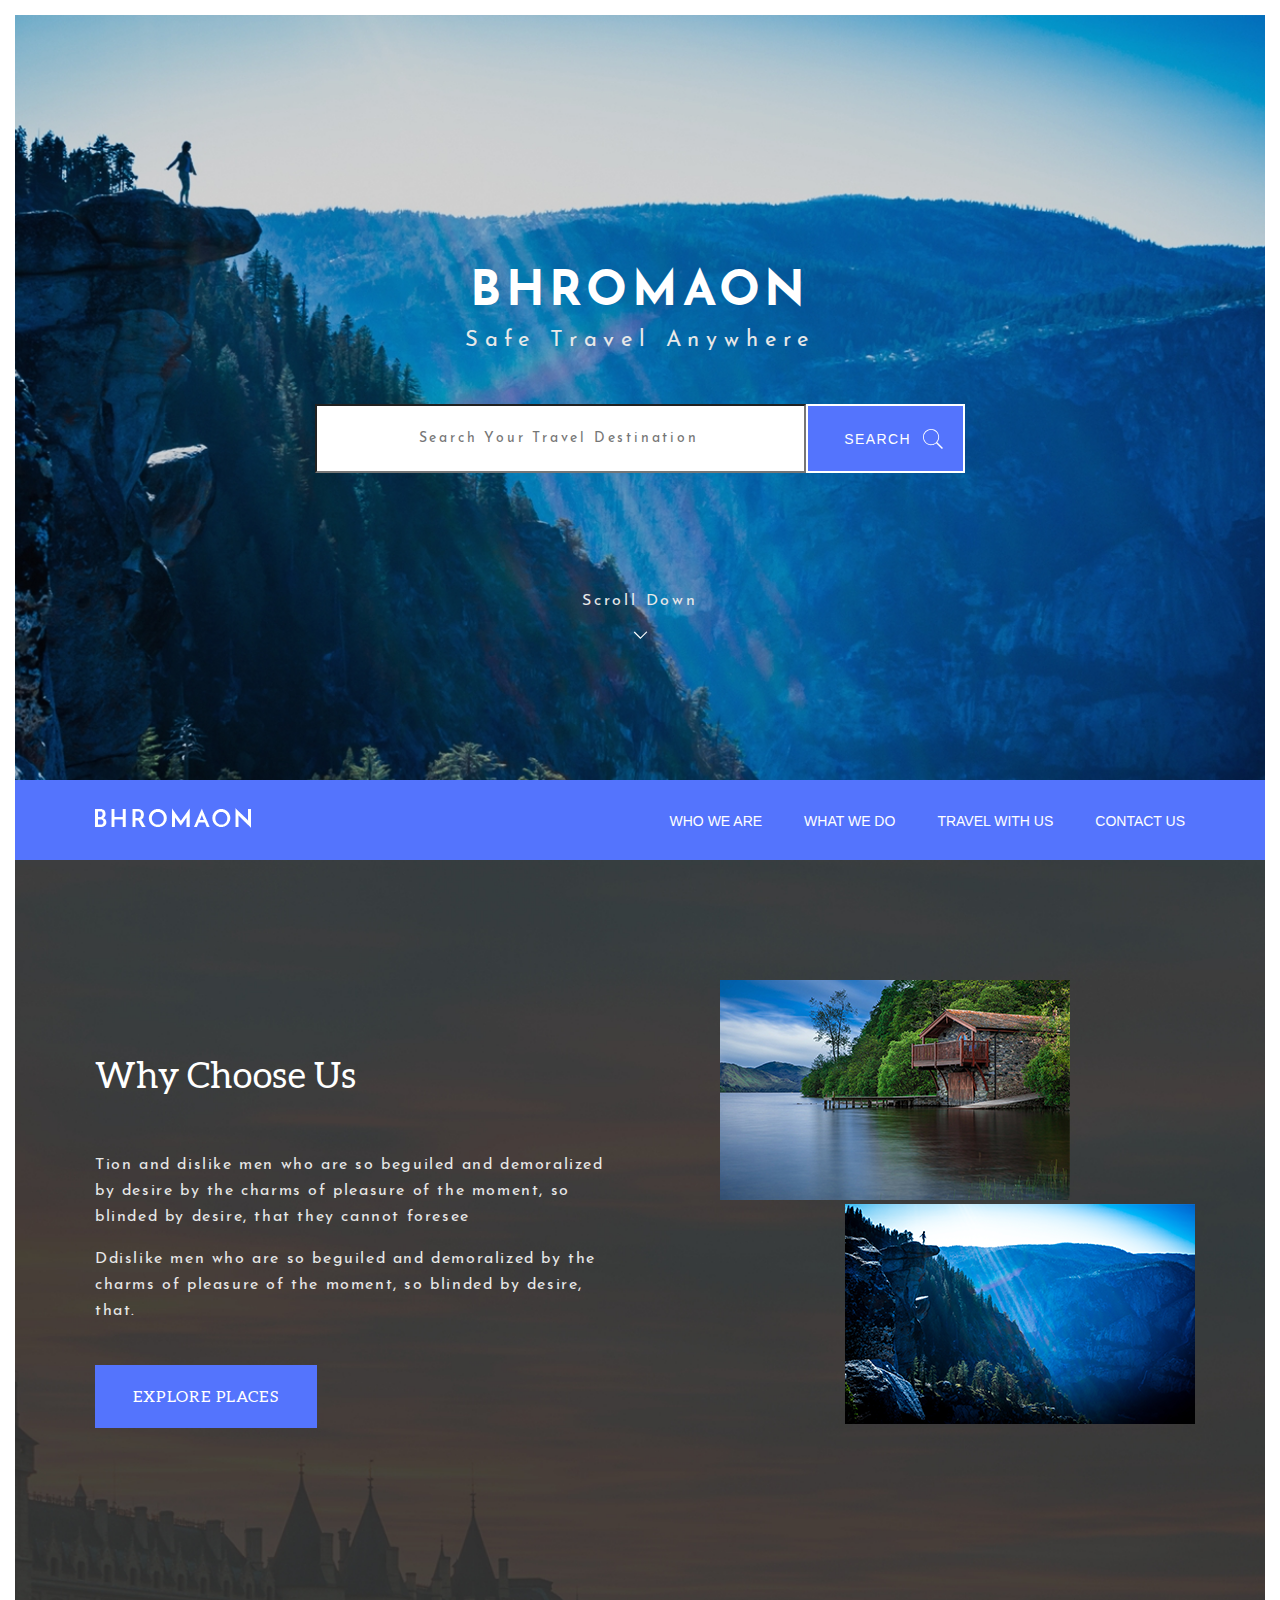
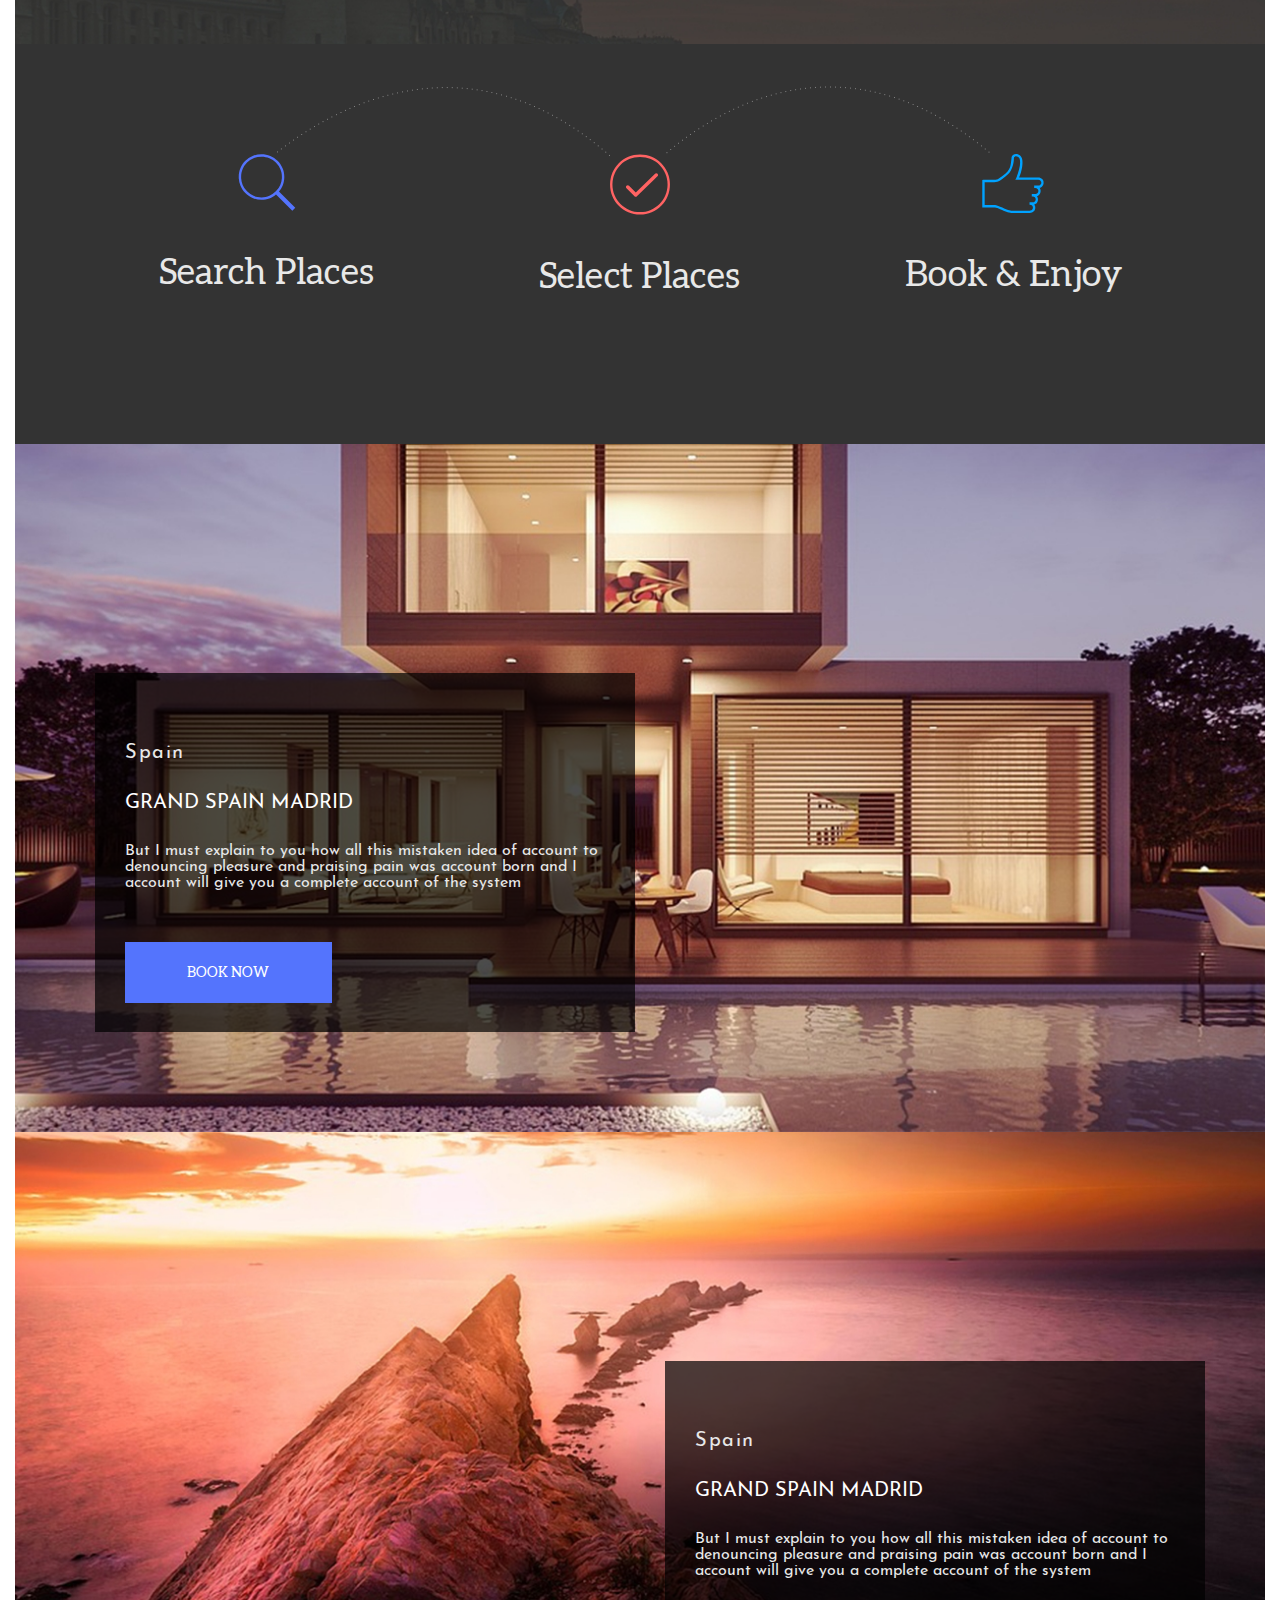
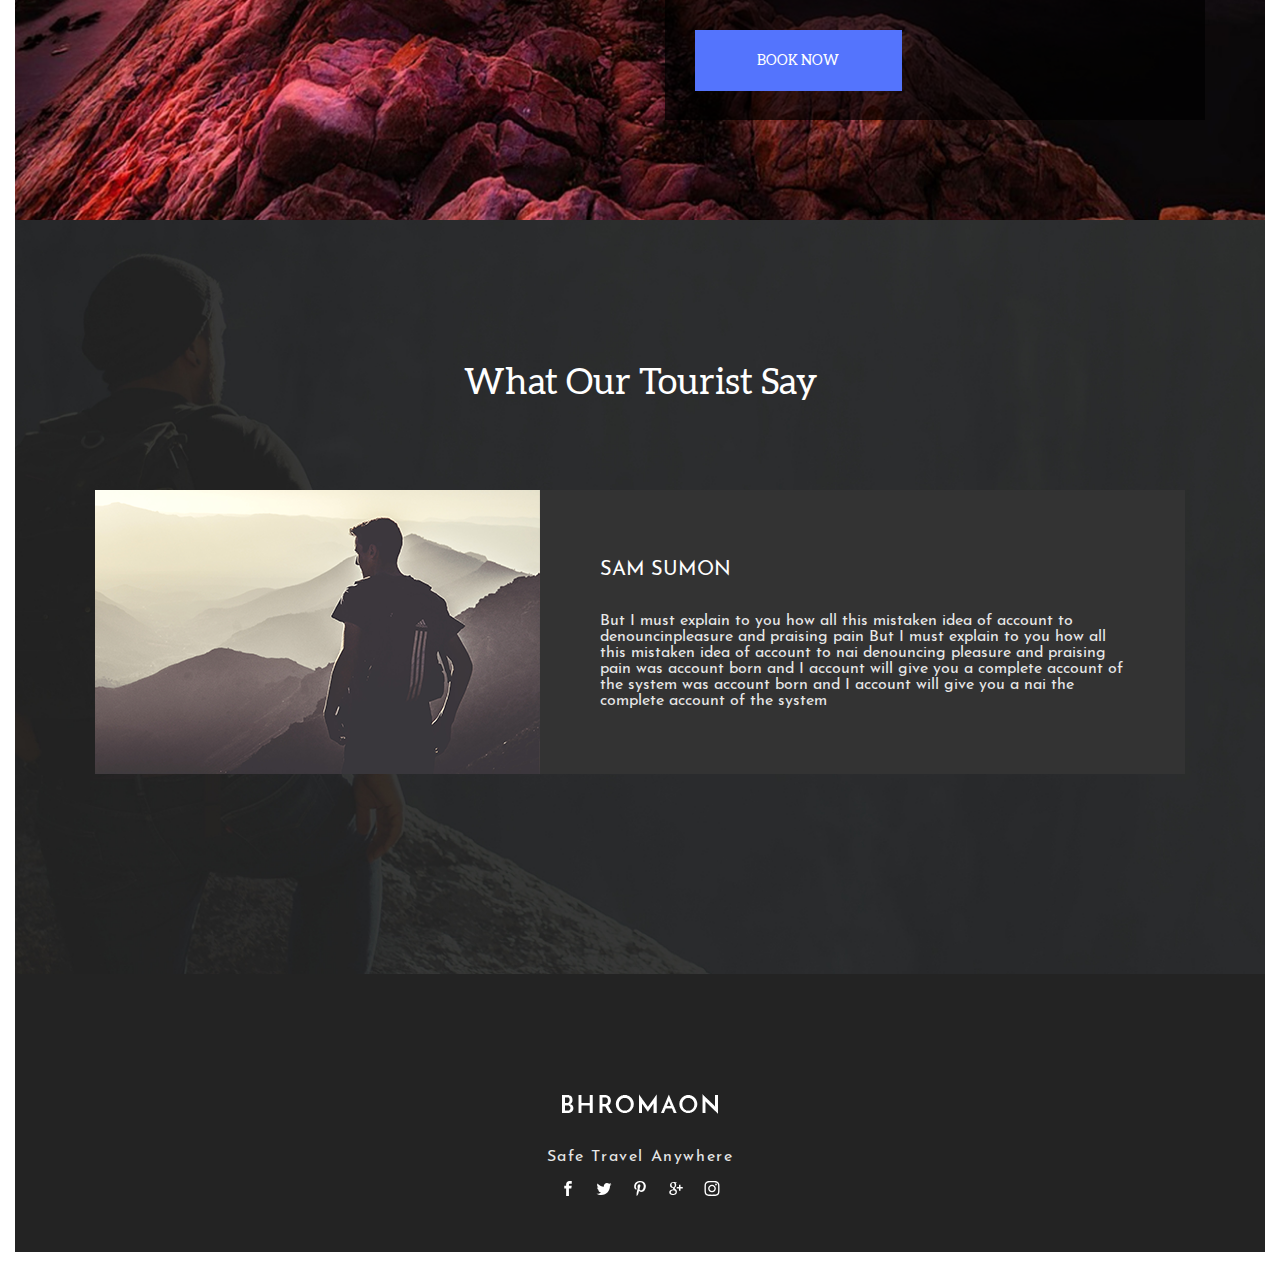
<file: index.html>
<!DOCTYPE html>
<html lang="en">

<head>
	<meta charset="UTF-8">
	<title>Travel More</title>
	<meta http-equiv="X-UA-Compatible" content="IE=edge">
	<meta name="viewport" content="width=device-width, initial-scale=1">

	<meta name="description" content="" />
	<link rel="icon" href="favicon.png" />
	<link rel="stylesheet" href="css/style.css" />

</head>

<body>
	<main>
		<section class="ba-section-intro" id="who-we-are">
			<header class="ba-header">
				<div class="ba-container">
					<div class="ba-header-bar">
						<a href="index.html" class="ba-logo">
							<img src="img/logo.png" alt="Bhromaon">
						</a>
						<button class="ba-menu-toggle" title="Show menu" aria-label="Show Menu">
							<svg height="32" viewBox="0 0 32 32" width="32" xmlns="http://www.w3.org/2000/svg">
								<path
									d="M4 10h24a2 2 0 0 0 0-4H4a2 2 0 0 0 0 4zm24 4H4a2 2 0 0 0 0 4h24a2 2 0 0 0 0-4zm0 8H4a2 2 0 0 0 0 4h24a2 2 0 0 0 0-4z" />
							</svg>
						</button>
						<!-- /.ba-menu-toggle -->
						<nav class="ba-main-nav">
							<ul class="ba-menu">
								<li><a href="#who-we-are">Who We Are</a></li>
								<li><a href="#what-we-do">What We Do</a></li>
								<li><a href="#travel">Travel With Us</a></li>
								<li><a href="#contact">Contact Us</a></li>
							</ul>
						</nav>
					</div>
					<!-- /.ba-header-bar -->
				</div>
				<!-- /.ba-container -->
			</header>

			<div class="ba-container">
				<h1 class="ba-section-intro__title">
					Bhromaon
				</h1>
				<p class="ba-section-intro__subtitle">
					Safe Travel Anywhere
				</p>
				<form action="#">
					<input type="search" name="search" placeholder="Search Your Travel Destination">
					<input type="submit" name="search" value="Search">
				</form>
				<a href="#" class="ba-section-intro__scroll">
					<p>
						Scroll Down
					</p>
				</a>
			</div>

		</section>

		<section class="ba-section-choose" id="what-we-do">
			<div class="ba-container">
				<div class="ba-row">
					<div class="ba-col-small-12 ba-col-medium-12 ba-col-large-6">
						<div class="ba-section-choose__post ">
							<h2 class="ba-section-choose__post-title">
								Why Choose Us
							</h2>
							<div class="ba-section-choose__post-subtitle">
								<p>
									Tion and dislike men who are so beguiled and demoralized by desire by the charms of pleasure
									of
									the
									moment, so blinded by desire, that they cannot foresee
								</p>
								<p>
									Ddislike men who are so beguiled and demoralized by the charms of pleasure of the moment, so
									blinded
									by
									desire, that.
								</p>
							</div>
							<!-- /.ba-section-choose__post-subtitle -->

							<a href="#" class="ba-section-choose__post-button">
								Explore Places
							</a>
						</div>
					</div>
					<!-- /.ba-col-small-12 -->
					<div class="ba-col-small-12 ba-col-medium-12 ba-col-large-6">
						<div class="ba-section-choose__gallery">
							<img src="img/choose-img01.png" alt="image" class="ba-section-choose__gallery-first">
							<img src="img/choose-img02.png" alt="image" class="ba-section-choose__gallery-second">
						</div>
						<!-- /.ba-section-choose__gallery -->
					</div>
					<!-- /.ba-col-->
				</div>

			</div>
			<!-- /.ba-container -->
		</section>
		<section class="ba-section-do" id="travel">
			<div class="ba-container">
				<div class="ba-row">
					<div class="ba-col-small-12 ba-col-medium-12 ba-col-large-4">
						<div class="ba-section-do__post">
							<img src="img/do-search.svg" alt="Search Places" class="ba-sectoin-do__svg">
							<h2 class="ba-section-do__title">
								Search Places
							</h2>
						</div>
					</div>
					<!-- /.ba-col-small-12 -->
					<div class="ba-col-small-12 ba-col-medium-12 ba-col-large-4">
						<div class="ba-section-do__post">
							<img src="img/do-select.svg" alt="Select Places" class="ba-sectoin-do__svg">
							<h2 class="ba-section-do__title">
								Select Places
							</h2>
						</div>
					</div>
					<!-- /.ba-col-small-12 -->
					<div class="ba-col-small-12 ba-col-medium-12 ba-col-large-4">
						<div class="ba-section-do__post">
							<img src="img/do-book.svg" alt="Book & Enjoy" class="ba-sectoin-do__svg">
							<h2 class="ba-section-do__title">
								Book & Enjoy
							</h2>
						</div>
					</div>
					<!-- /.ba-col-small-12 -->
				</div>
			</div>
		</section>

		<section class="ba-section-travel">
			<div class="ba-container">
				<div class="ba-section-travel__spain">
					<p class="ba-section-travel__country">
						Spain
					</p>
					<h3 class="ba-section-travel__spain-title">
						Grand Spain Madrid
					</h3>
					<p class="ba-section-travel__spain-subtitle">
						But I must explain to you how all this mistaken idea of account to denouncing pleasure and praising
						pain was account born and I account will give you a complete account of the system
					</p>
					<a href="#" class="ba-section-travel__spain-button">
						Book Now
					</a>
				</div>
			</div>
		</section>
		<section class="ba-section-travel02">
			<div class="ba-container">
				<div class="ba-section-travel__spain-second">
					<p class="ba-section-travel__country">
						Spain
					</p>
					<h3 class="ba-section-travel__spain-title">
						Grand Spain Madrid
					</h3>
					<p class="ba-section-travel__spain-subtitle">
						But I must explain to you how all this mistaken idea of account to denouncing pleasure and
						praising
						pain was account born and I account will give you a complete account of the system
					</p>
					<a href="#" class="ba-section-travel__spain-button">
						Book Now
					</a>
				</div>
				<!-- /.ba-section-travel-spain-second -->
			</div>
		</section>

		<section class="ba-section-reviews">
			<div class="ba-container">
				<h2 class="ba-section-reviews__title">
					What Our Tourist Say
				</h2>
				<div class="ba-section-reviews__sumon">
					<img src="img/sumon-reviews.png" alt="Sam Sumon">
					<div class="ba-section-reviews__sumon-comments">
						<h3 class="ba-section-reviews__sumon-comments-title">
							Sam Sumon
						</h3>
						<blockquote>
							<p>
								But I must explain to you how all this mistaken idea of account to denouncinpleasure and
								praising pain But I must explain to you how all this mistaken idea of account to nai denouncing
								pleasure and praising pain was account born and I account will give you a complete account of
								the system was account born and I account will give you a nai the complete account of the system
							</p>
						</blockquote>
					</div>
				</div>
				<!-- /.ba-section-reviews__sumon -->
			</div>
			<!-- /.ba-container -->
		</section>

		<footer class="ba-footer" id="contact">
			<div class="ba-container">
				<img src="img/logo.png" alt="logo" class="ba-footer-logo">
				<p class="ba-footer-subtitle">
					Safe Travel Anywhere
				</p>
				<div class="ba-footer-icon">
					<div class="ba-socials">
						<a href="#"><svg width="32" height="15">
								<use xlink:href="#icon-facebook" />
							</svg></a>
						<a href="#">
							<svg width="32" height="15">
								<use xlink:href="#icon-twitter" />
							</svg>
						</a>
						<a href="#">
							<svg width="32" height="15">
								<use xlink:href="#icon-pinterest" />
							</svg>
						</a>
						<a href="#">
							<svg width="32" height="15">
								<use xlink:href="#icon-google" />
							</svg>
						</a>
						<a href="#">
							<svg width="32" height="15">
								<use xlink:href="#icon-instagram" />
							</svg>
						</a>
					</div>
				</div>
				<!-- /.ba-footer-icon -->
			</div>
			<!-- /.ba-container -->
		</footer>
	</main>
	<script>
		let menuBtn = document.querySelector('.ba-menu-toggle');
		let menuWrap = document.querySelector('.ba-main-nav');

		menuBtn.addEventListener('click', () => {
			menuWrap.classList.toggle('active');
		});
	</script>

	<script src="js/main.js"></script>

	<svg style="position: absolute; width: 0; height: 0;">
		<defs>
			<symbol id="icon-facebook" viewBox="0 0 32 32">
				<title>facebook</title>
				<path d="M19 6h5v-6h-5c-3.86 0-7 3.14-7 7v3h-4v6h4v16h6v-16h5l1-6h-6v-3c0-0.542 0.458-1 1-1z"></path>
			</symbol>
			<symbol id="icon-twitter" viewBox="0 0 32 32">
				<title>twitter</title>
				<path
					d="M32 7.075c-1.175 0.525-2.444 0.875-3.769 1.031 1.356-0.813 2.394-2.1 2.887-3.631-1.269 0.75-2.675 1.3-4.169 1.594-1.2-1.275-2.906-2.069-4.794-2.069-3.625 0-6.563 2.938-6.563 6.563 0 0.512 0.056 1.012 0.169 1.494-5.456-0.275-10.294-2.888-13.531-6.862-0.563 0.969-0.887 2.1-0.887 3.3 0 2.275 1.156 4.287 2.919 5.463-1.075-0.031-2.087-0.331-2.975-0.819 0 0.025 0 0.056 0 0.081 0 3.181 2.263 5.838 5.269 6.437-0.55 0.15-1.131 0.231-1.731 0.231-0.425 0-0.831-0.044-1.237-0.119 0.838 2.606 3.263 4.506 6.131 4.563-2.25 1.762-5.075 2.813-8.156 2.813-0.531 0-1.050-0.031-1.569-0.094 2.913 1.869 6.362 2.95 10.069 2.95 12.075 0 18.681-10.006 18.681-18.681 0-0.287-0.006-0.569-0.019-0.85 1.281-0.919 2.394-2.075 3.275-3.394z">
				</path>
			</symbol>
			<symbol id="icon-pinterest" viewBox="0 0 20 20">
				<title>pinterest</title>
				<path
					d="M8.617 13.227c-0.526 2.754-1.167 5.394-3.068 6.773-0.586-4.162 0.861-7.287 1.534-10.605-1.147-1.93 0.138-5.812 2.555-4.855 2.975 1.176-2.576 7.172 1.15 7.922 3.891 0.781 5.479-6.75 3.066-9.199-3.485-3.538-10.146-0.083-9.326 4.982 0.199 1.238 1.478 1.613 0.511 3.322-2.231-0.494-2.897-2.254-2.811-4.6 0.138-3.84 3.449-6.527 6.771-6.9 4.201-0.471 8.144 1.543 8.689 5.494 0.613 4.461-1.896 9.293-6.389 8.945-1.218-0.095-1.728-0.699-2.682-1.279z">
				</path>
			</symbol>
			<symbol id="icon-google" viewBox="0 0 20 20">
				<title>google</title>
				<path
					d="M1.989 5.589c0 1.494 0.499 2.572 1.482 3.205 0.806 0.52 1.74 0.598 2.226 0.598 0.118 0 0.213-0.006 0.279-0.010 0 0-0.154 1.004 0.59 1.996h-0.034c-1.289 0-5.493 0.269-5.493 3.727 0 3.516 3.861 3.695 4.636 3.695 0.061 0 0.097-0.002 0.097-0.002 0.008 0 0.063 0.002 0.158 0.002 0.497 0 1.782-0.062 2.975-0.643 1.548-0.75 2.333-2.059 2.333-3.885 0-1.764-1.196-2.814-2.069-3.582-0.533-0.469-0.994-0.873-0.994-1.266 0-0.4 0.337-0.701 0.762-1.082 0.689-0.615 1.339-1.492 1.339-3.15 0-1.457-0.189-2.436-1.354-3.057 0.121-0.062 0.551-0.107 0.763-0.137 0.631-0.086 1.554-0.184 1.554-0.699v-0.099h-4.599c-0.046 0.002-4.651 0.172-4.651 4.389zM9.413 14.602c0.088 1.406-1.115 2.443-2.922 2.574-1.835 0.135-3.345-0.691-3.433-2.096-0.043-0.676 0.254-1.336 0.835-1.863 0.589-0.533 1.398-0.863 2.278-0.928 0.104-0.006 0.207-0.012 0.31-0.012 1.699 0.001 2.849 0.999 2.932 2.325zM8.212 4.626c0.451 1.588-0.23 3.246-1.316 3.553-0.125 0.035-0.253 0.052-0.384 0.052-0.994 0-1.979-1.006-2.345-2.393-0.204-0.776-0.187-1.458 0.047-2.112 0.229-0.645 0.643-1.078 1.163-1.225 0.125-0.035 0.254-0.053 0.385-0.053 1.2 0 1.972 0.498 2.45 2.178zM16 8v-3h-2v3h-3v2h3v3h2v-3h3v-2h-3z">
				</path>
			</symbol>
			<symbol id="icon-instagram" viewBox="0 0 32 32">
				<title>instagram</title>
				<path
					d="M16 2.881c4.275 0 4.781 0.019 6.462 0.094 1.563 0.069 2.406 0.331 2.969 0.55 0.744 0.288 1.281 0.638 1.837 1.194 0.563 0.563 0.906 1.094 1.2 1.838 0.219 0.563 0.481 1.412 0.55 2.969 0.075 1.688 0.094 2.194 0.094 6.463s-0.019 4.781-0.094 6.463c-0.069 1.563-0.331 2.406-0.55 2.969-0.288 0.744-0.637 1.281-1.194 1.837-0.563 0.563-1.094 0.906-1.837 1.2-0.563 0.219-1.413 0.481-2.969 0.55-1.688 0.075-2.194 0.094-6.463 0.094s-4.781-0.019-6.463-0.094c-1.563-0.069-2.406-0.331-2.969-0.55-0.744-0.288-1.281-0.637-1.838-1.194-0.563-0.563-0.906-1.094-1.2-1.837-0.219-0.563-0.481-1.413-0.55-2.969-0.075-1.688-0.094-2.194-0.094-6.463s0.019-4.781 0.094-6.463c0.069-1.563 0.331-2.406 0.55-2.969 0.288-0.744 0.638-1.281 1.194-1.838 0.563-0.563 1.094-0.906 1.838-1.2 0.563-0.219 1.412-0.481 2.969-0.55 1.681-0.075 2.188-0.094 6.463-0.094zM16 0c-4.344 0-4.887 0.019-6.594 0.094-1.7 0.075-2.869 0.35-3.881 0.744-1.056 0.412-1.95 0.956-2.837 1.85-0.894 0.888-1.438 1.781-1.85 2.831-0.394 1.019-0.669 2.181-0.744 3.881-0.075 1.713-0.094 2.256-0.094 6.6s0.019 4.887 0.094 6.594c0.075 1.7 0.35 2.869 0.744 3.881 0.413 1.056 0.956 1.95 1.85 2.837 0.887 0.887 1.781 1.438 2.831 1.844 1.019 0.394 2.181 0.669 3.881 0.744 1.706 0.075 2.25 0.094 6.594 0.094s4.888-0.019 6.594-0.094c1.7-0.075 2.869-0.35 3.881-0.744 1.050-0.406 1.944-0.956 2.831-1.844s1.438-1.781 1.844-2.831c0.394-1.019 0.669-2.181 0.744-3.881 0.075-1.706 0.094-2.25 0.094-6.594s-0.019-4.887-0.094-6.594c-0.075-1.7-0.35-2.869-0.744-3.881-0.394-1.063-0.938-1.956-1.831-2.844-0.887-0.887-1.781-1.438-2.831-1.844-1.019-0.394-2.181-0.669-3.881-0.744-1.712-0.081-2.256-0.1-6.6-0.1v0z">
				</path>
				<path
					d="M16 7.781c-4.537 0-8.219 3.681-8.219 8.219s3.681 8.219 8.219 8.219 8.219-3.681 8.219-8.219c0-4.537-3.681-8.219-8.219-8.219zM16 21.331c-2.944 0-5.331-2.387-5.331-5.331s2.387-5.331 5.331-5.331c2.944 0 5.331 2.387 5.331 5.331s-2.387 5.331-5.331 5.331z">
				</path>
				<path
					d="M26.462 7.456c0 1.060-0.859 1.919-1.919 1.919s-1.919-0.859-1.919-1.919c0-1.060 0.859-1.919 1.919-1.919s1.919 0.859 1.919 1.919z">
				</path>
			</symbol>
		</defs>
	</svg>
</body>

</html>
</file>
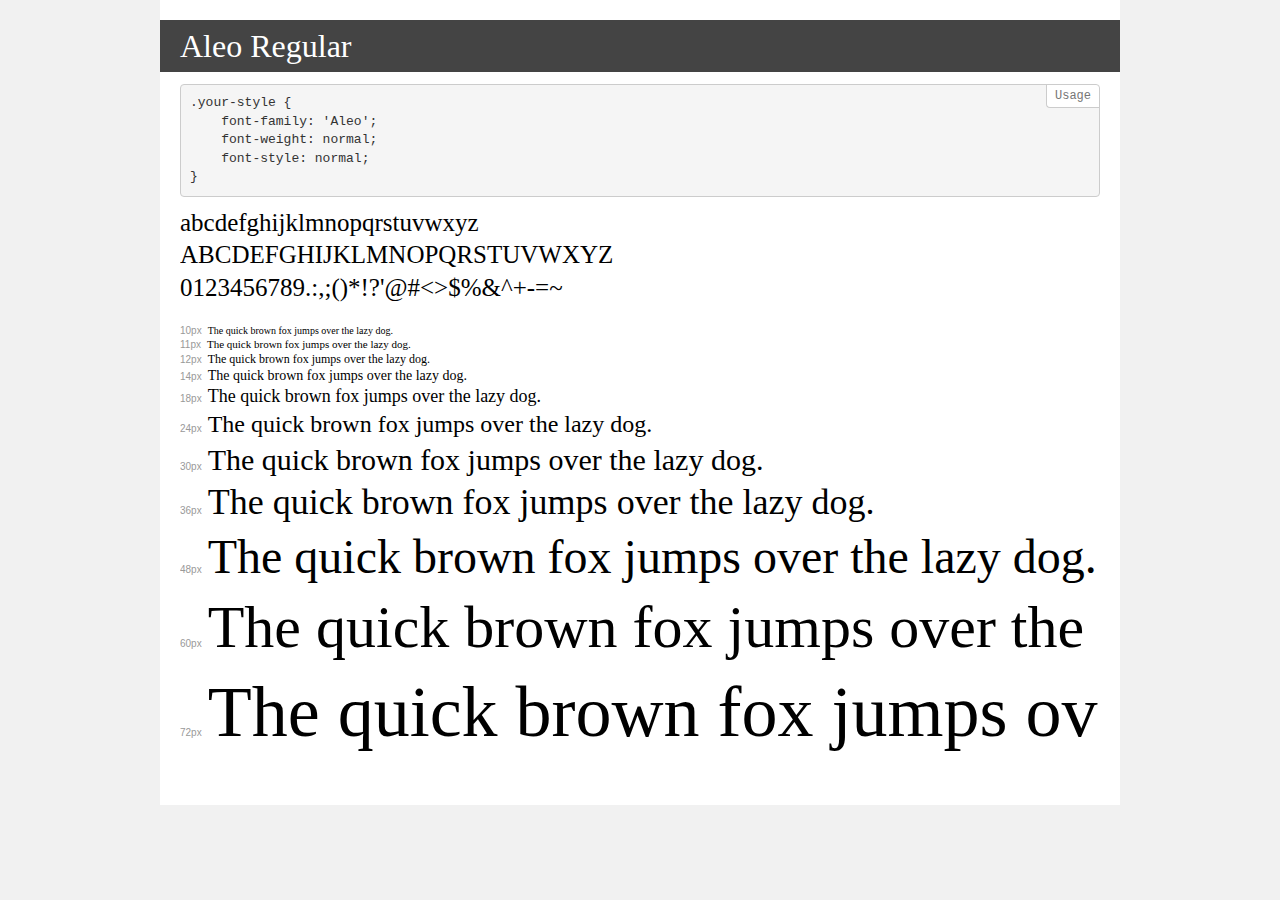
<file: fonts/demo 2.html>
<!DOCTYPE html>
<html>
<head>
    <meta charset="utf-8">
    <meta http-equiv="X-UA-Compatible" content="IE=edge">
    <meta name="viewport" content="width=device-width, initial-scale=1">
    <meta name="robots" content="noindex, noarchive">
    <meta name="format-detection" content="telephone=no">
    <title>Transfonter demo</title>
    <link href="stylesheet.css" rel="stylesheet">
    <style>
        /*
        http://meyerweb.com/eric/tools/css/reset/
        v2.0 | 20110126
        License: none (public domain)
        */
        html, body, div, span, applet, object, iframe,
        h1, h2, h3, h4, h5, h6, p, blockquote, pre,
        a, abbr, acronym, address, big, cite, code,
        del, dfn, em, img, ins, kbd, q, s, samp,
        small, strike, strong, sub, sup, tt, var,
        b, u, i, center,
        dl, dt, dd, ol, ul, li,
        fieldset, form, label, legend,
        table, caption, tbody, tfoot, thead, tr, th, td,
        article, aside, canvas, details, embed,
        figure, figcaption, footer, header, hgroup,
        menu, nav, output, ruby, section, summary,
        time, mark, audio, video {
            margin: 0;
            padding: 0;
            border: 0;
            font-size: 100%;
            font: inherit;
            vertical-align: baseline;
        }
        /* HTML5 display-role reset for older browsers */
        article, aside, details, figcaption, figure,
        footer, header, hgroup, menu, nav, section {
            display: block;
        }
        body {
            line-height: 1;
        }
        ol, ul {
            list-style: none;
        }
        blockquote, q {
            quotes: none;
        }
        blockquote:before, blockquote:after,
        q:before, q:after {
            content: '';
            content: none;
        }
        table {
            border-collapse: collapse;
            border-spacing: 0;
        }
        /* common styles */
        body {
            background: #f1f1f1;
            color: #000;
        }
        .page {
            background: #fff;
            width: 920px;
            margin: 0 auto;
            padding: 20px 20px 0 20px;
            overflow: hidden;
        }
        .font-container {
            overflow-x: auto;
            overflow-y: hidden;
            margin-bottom: 40px;
            line-height: 1.3;
            white-space: nowrap;
            padding-bottom: 5px;
        }
        h1 {
            position: relative;
            background: #444;
            font-size: 32px;
            color: #fff;
            padding: 10px 20px;
            margin: 0 -20px 12px -20px;
        }
        .letters {
            font-size: 25px;
            margin-bottom: 20px;
        }
        .s10:before {
            content: '10px';
        }
        .s11:before {
            content: '11px';
        }
        .s12:before {
            content: '12px';
        }
        .s14:before {
            content: '14px';
        }
        .s18:before {
            content: '18px';
        }
        .s24:before {
            content: '24px';
        }
        .s30:before {
            content: '30px';
        }
        .s36:before {
            content: '36px';
        }
        .s48:before {
            content: '48px';
        }
        .s60:before {
            content: '60px';
        }
        .s72:before {
            content: '72px';
        }
        .s10:before, .s11:before, .s12:before, .s14:before,
        .s18:before, .s24:before, .s30:before, .s36:before,
        .s48:before, .s60:before, .s72:before {
            font-family: Arial, sans-serif;
            font-size: 10px;
            font-weight: normal;
            font-style: normal;
            color: #999;
            padding-right: 6px;
        }
        pre {
            display: block;
            position: relative;
            padding: 9px;
            margin: 0 0 10px;
            font-family: Monaco, Menlo, Consolas, "Courier New", monospace !important;
            font-size: 13px;
            line-height: 1.428571429;
            color: #333;
            font-weight: normal !important;
            font-style: normal !important;
            background-color: #f5f5f5;
            border: 1px solid #ccc;
            overflow-x: auto;
            border-radius: 4px;
        }
        pre:after {
            display: block;
            position: absolute;
            right: 0;
            top: 0;
            content: 'Usage';
            line-height: 1;
            padding: 5px 8px;
            font-size: 12px;
            color: #767676;
            background-color: #fff;
            border: 1px solid #ccc;
            border-right: none;
            border-top: none;
            border-radius: 0 4px 0 4px;
            z-index: 10;
        }
        /* responsive */
        @media (max-width: 959px) {
            .page {
                width: auto;
                margin: 0;
            }
        }
    </style>
</head>
<body>
<div class="page">
    <div class="demo" style="font-family: 'Aleo'; font-weight: normal; font-style: normal;">
        <h1>Aleo Regular</h1>
        <pre>.your-style {
    font-family: 'Aleo';
    font-weight: normal;
    font-style: normal;
}</pre>
        <div class="font-container">
            <p class="letters">
                abcdefghijklmnopqrstuvwxyz<br>
ABCDEFGHIJKLMNOPQRSTUVWXYZ<br>
                0123456789.:,;()*!?'@#<>$%&^+-=~
            </p>
            <p class="s10" style="font-size: 10px;">The quick brown fox jumps over the lazy dog.</p>
            <p class="s11" style="font-size: 11px;">The quick brown fox jumps over the lazy dog.</p>
            <p class="s12" style="font-size: 12px;">The quick brown fox jumps over the lazy dog.</p>
            <p class="s14" style="font-size: 14px;">The quick brown fox jumps over the lazy dog.</p>
            <p class="s18" style="font-size: 18px;">The quick brown fox jumps over the lazy dog.</p>
            <p class="s24" style="font-size: 24px;">The quick brown fox jumps over the lazy dog.</p>
            <p class="s30" style="font-size: 30px;">The quick brown fox jumps over the lazy dog.</p>
            <p class="s36" style="font-size: 36px;">The quick brown fox jumps over the lazy dog.</p>
            <p class="s48" style="font-size: 48px;">The quick brown fox jumps over the lazy dog.</p>
            <p class="s60" style="font-size: 60px;">The quick brown fox jumps over the lazy dog.</p>
            <p class="s72" style="font-size: 72px;">The quick brown fox jumps over the lazy dog.</p>
        </div>
    </div>
</div>
</body>
</html>
</file>
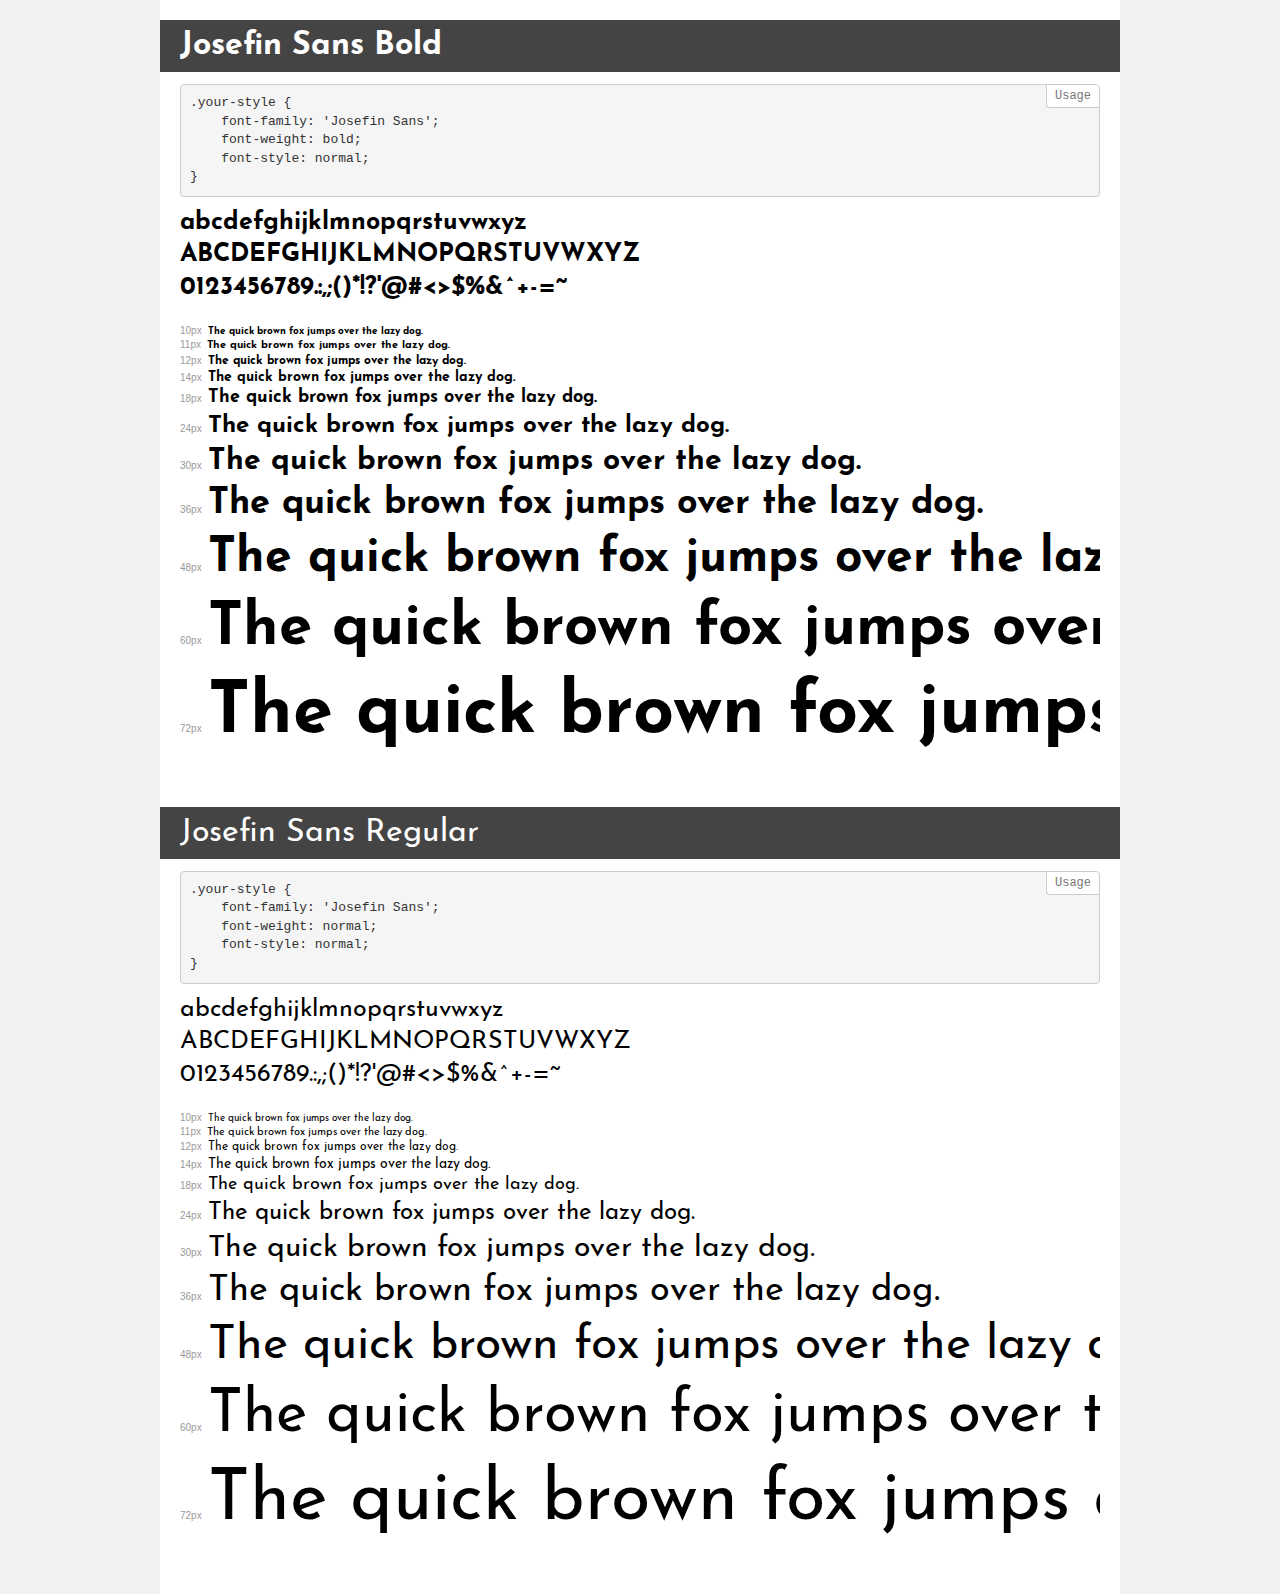
<file: fonts/demo.html>
<!DOCTYPE html>
<html>
<head>
    <meta charset="utf-8">
    <meta http-equiv="X-UA-Compatible" content="IE=edge">
    <meta name="viewport" content="width=device-width, initial-scale=1">
    <meta name="robots" content="noindex, noarchive">
    <meta name="format-detection" content="telephone=no">
    <title>Transfonter demo</title>
    <link href="stylesheet.css" rel="stylesheet">
    <style>
        /*
        http://meyerweb.com/eric/tools/css/reset/
        v2.0 | 20110126
        License: none (public domain)
        */
        html, body, div, span, applet, object, iframe,
        h1, h2, h3, h4, h5, h6, p, blockquote, pre,
        a, abbr, acronym, address, big, cite, code,
        del, dfn, em, img, ins, kbd, q, s, samp,
        small, strike, strong, sub, sup, tt, var,
        b, u, i, center,
        dl, dt, dd, ol, ul, li,
        fieldset, form, label, legend,
        table, caption, tbody, tfoot, thead, tr, th, td,
        article, aside, canvas, details, embed,
        figure, figcaption, footer, header, hgroup,
        menu, nav, output, ruby, section, summary,
        time, mark, audio, video {
            margin: 0;
            padding: 0;
            border: 0;
            font-size: 100%;
            font: inherit;
            vertical-align: baseline;
        }
        /* HTML5 display-role reset for older browsers */
        article, aside, details, figcaption, figure,
        footer, header, hgroup, menu, nav, section {
            display: block;
        }
        body {
            line-height: 1;
        }
        ol, ul {
            list-style: none;
        }
        blockquote, q {
            quotes: none;
        }
        blockquote:before, blockquote:after,
        q:before, q:after {
            content: '';
            content: none;
        }
        table {
            border-collapse: collapse;
            border-spacing: 0;
        }
        /* common styles */
        body {
            background: #f1f1f1;
            color: #000;
        }
        .page {
            background: #fff;
            width: 920px;
            margin: 0 auto;
            padding: 20px 20px 0 20px;
            overflow: hidden;
        }
        .font-container {
            overflow-x: auto;
            overflow-y: hidden;
            margin-bottom: 40px;
            line-height: 1.3;
            white-space: nowrap;
            padding-bottom: 5px;
        }
        h1 {
            position: relative;
            background: #444;
            font-size: 32px;
            color: #fff;
            padding: 10px 20px;
            margin: 0 -20px 12px -20px;
        }
        .letters {
            font-size: 25px;
            margin-bottom: 20px;
        }
        .s10:before {
            content: '10px';
        }
        .s11:before {
            content: '11px';
        }
        .s12:before {
            content: '12px';
        }
        .s14:before {
            content: '14px';
        }
        .s18:before {
            content: '18px';
        }
        .s24:before {
            content: '24px';
        }
        .s30:before {
            content: '30px';
        }
        .s36:before {
            content: '36px';
        }
        .s48:before {
            content: '48px';
        }
        .s60:before {
            content: '60px';
        }
        .s72:before {
            content: '72px';
        }
        .s10:before, .s11:before, .s12:before, .s14:before,
        .s18:before, .s24:before, .s30:before, .s36:before,
        .s48:before, .s60:before, .s72:before {
            font-family: Arial, sans-serif;
            font-size: 10px;
            font-weight: normal;
            font-style: normal;
            color: #999;
            padding-right: 6px;
        }
        pre {
            display: block;
            position: relative;
            padding: 9px;
            margin: 0 0 10px;
            font-family: Monaco, Menlo, Consolas, "Courier New", monospace !important;
            font-size: 13px;
            line-height: 1.428571429;
            color: #333;
            font-weight: normal !important;
            font-style: normal !important;
            background-color: #f5f5f5;
            border: 1px solid #ccc;
            overflow-x: auto;
            border-radius: 4px;
        }
        pre:after {
            display: block;
            position: absolute;
            right: 0;
            top: 0;
            content: 'Usage';
            line-height: 1;
            padding: 5px 8px;
            font-size: 12px;
            color: #767676;
            background-color: #fff;
            border: 1px solid #ccc;
            border-right: none;
            border-top: none;
            border-radius: 0 4px 0 4px;
            z-index: 10;
        }
        /* responsive */
        @media (max-width: 959px) {
            .page {
                width: auto;
                margin: 0;
            }
        }
    </style>
</head>
<body>
<div class="page">
    <div class="demo" style="font-family: 'Josefin Sans'; font-weight: bold; font-style: normal;">
        <h1>Josefin Sans Bold</h1>
        <pre>.your-style {
    font-family: 'Josefin Sans';
    font-weight: bold;
    font-style: normal;
}</pre>
        <div class="font-container">
            <p class="letters">
                abcdefghijklmnopqrstuvwxyz<br>
ABCDEFGHIJKLMNOPQRSTUVWXYZ<br>
                0123456789.:,;()*!?'@#<>$%&^+-=~
            </p>
            <p class="s10" style="font-size: 10px;">The quick brown fox jumps over the lazy dog.</p>
            <p class="s11" style="font-size: 11px;">The quick brown fox jumps over the lazy dog.</p>
            <p class="s12" style="font-size: 12px;">The quick brown fox jumps over the lazy dog.</p>
            <p class="s14" style="font-size: 14px;">The quick brown fox jumps over the lazy dog.</p>
            <p class="s18" style="font-size: 18px;">The quick brown fox jumps over the lazy dog.</p>
            <p class="s24" style="font-size: 24px;">The quick brown fox jumps over the lazy dog.</p>
            <p class="s30" style="font-size: 30px;">The quick brown fox jumps over the lazy dog.</p>
            <p class="s36" style="font-size: 36px;">The quick brown fox jumps over the lazy dog.</p>
            <p class="s48" style="font-size: 48px;">The quick brown fox jumps over the lazy dog.</p>
            <p class="s60" style="font-size: 60px;">The quick brown fox jumps over the lazy dog.</p>
            <p class="s72" style="font-size: 72px;">The quick brown fox jumps over the lazy dog.</p>
        </div>
    </div>
    <div class="demo" style="font-family: 'Josefin Sans'; font-weight: normal; font-style: normal;">
        <h1>Josefin Sans Regular</h1>
        <pre>.your-style {
    font-family: 'Josefin Sans';
    font-weight: normal;
    font-style: normal;
}</pre>
        <div class="font-container">
            <p class="letters">
                abcdefghijklmnopqrstuvwxyz<br>
ABCDEFGHIJKLMNOPQRSTUVWXYZ<br>
                0123456789.:,;()*!?'@#<>$%&^+-=~
            </p>
            <p class="s10" style="font-size: 10px;">The quick brown fox jumps over the lazy dog.</p>
            <p class="s11" style="font-size: 11px;">The quick brown fox jumps over the lazy dog.</p>
            <p class="s12" style="font-size: 12px;">The quick brown fox jumps over the lazy dog.</p>
            <p class="s14" style="font-size: 14px;">The quick brown fox jumps over the lazy dog.</p>
            <p class="s18" style="font-size: 18px;">The quick brown fox jumps over the lazy dog.</p>
            <p class="s24" style="font-size: 24px;">The quick brown fox jumps over the lazy dog.</p>
            <p class="s30" style="font-size: 30px;">The quick brown fox jumps over the lazy dog.</p>
            <p class="s36" style="font-size: 36px;">The quick brown fox jumps over the lazy dog.</p>
            <p class="s48" style="font-size: 48px;">The quick brown fox jumps over the lazy dog.</p>
            <p class="s60" style="font-size: 60px;">The quick brown fox jumps over the lazy dog.</p>
            <p class="s72" style="font-size: 72px;">The quick brown fox jumps over the lazy dog.</p>
        </div>
    </div>
</div>
</body>
</html>
</file>
<file: fonts/stylesheet.css>
@font-face {
    font-family: 'Josefin Sans';
    src: url('JosefinSans-Bold.woff2') format('woff2'),
        url('JosefinSans-Bold.woff') format('woff');
    font-weight: bold;
    font-style: normal;
}

@font-face {
    font-family: 'Josefin Sans';
    src: url('JosefinSans-Regular.woff2') format('woff2'),
        url('JosefinSans-Regular.woff') format('woff');
    font-weight: normal;
    font-style: normal;
}
</file>
<file: css/style.css>
/*! normalize.css v3.0.3 | MIT License | github.com/necolas/normalize.css */
/**
 * 1. Set default font family to sans-serif.
 * 2. Prevent iOS and IE text size adjust after device orientation change,
 *    without disabling user zoom.
 */
html {
  font-family: sans-serif;
  /* 1 */
  -ms-text-size-adjust: 100%;
  /* 2 */
  -webkit-text-size-adjust: 100%;
  /* 2 */ }

/**
 * Remove default margin.
 */
body {
  margin: 0; }

/* HTML5 display definitions
   ========================================================================== */
/**
 * Correct `block` display not defined for any HTML5 element in IE 8/9.
 * Correct `block` display not defined for `details` or `summary` in IE 10/11
 * and Firefox.
 * Correct `block` display not defined for `main` in IE 11.
 */
article,
aside,
details,
figcaption,
figure,
footer,
header,
hgroup,
main,
menu,
nav,
section,
summary {
  display: block; }

/**
 * 1. Correct `inline-block` display not defined in IE 8/9.
 * 2. Normalize vertical alignment of `progress` in Chrome, Firefox, and Opera.
 */
audio,
canvas,
progress,
video {
  display: inline-block;
  /* 1 */
  vertical-align: baseline;
  /* 2 */ }

/**
 * Prevent modern browsers from displaying `audio` without controls.
 * Remove excess height in iOS 5 devices.
 */
audio:not([controls]) {
  display: none;
  height: 0; }

/**
 * Address `[hidden]` styling not present in IE 8/9/10.
 * Hide the `template` element in IE 8/9/10/11, Safari, and Firefox < 22.
 */
[hidden],
template {
  display: none; }

/* Links
   ========================================================================== */
/**
 * Remove the gray background color from active links in IE 10.
 */
a {
  background-color: transparent; }

/**
 * Improve readability of focused elements when they are also in an
 * active/hover state.
 */
a:active,
a:hover {
  outline: 0; }

/* Text-level semantics
   ========================================================================== */
/**
 * Address styling not present in IE 8/9/10/11, Safari, and Chrome.
 */
abbr[title] {
  border-bottom: 1px dotted; }

/**
 * Address style set to `bolder` in Firefox 4+, Safari, and Chrome.
 */
b,
strong {
  font-weight: bold; }

/**
 * Address styling not present in Safari and Chrome.
 */
dfn {
  font-style: italic; }

/**
 * Address variable `h1` font-size and margin within `section` and `article`
 * contexts in Firefox 4+, Safari, and Chrome.
 */
h1 {
  font-size: 2em;
  margin: 0.67em 0; }

/**
 * Address styling not present in IE 8/9.
 */
mark {
  background: #ff0;
  color: #000; }

/**
 * Address inconsistent and variable font size in all browsers.
 */
small {
  font-size: 80%; }

/**
 * Prevent `sub` and `sup` affecting `line-height` in all browsers.
 */
sub,
sup {
  font-size: 75%;
  line-height: 0;
  position: relative;
  vertical-align: baseline; }

sup {
  top: -0.5em; }

sub {
  bottom: -0.25em; }

/* Embedded content
   ========================================================================== */
/**
 * Remove border when inside `a` element in IE 8/9/10.
 */
img {
  border: 0; }

/**
 * Correct overflow not hidden in IE 9/10/11.
 */
svg:not(:root) {
  overflow: hidden; }

/* Grouping content
   ========================================================================== */
/**
 * Address margin not present in IE 8/9 and Safari.
 */
figure {
  margin: 1em 40px; }

/**
 * Address differences between Firefox and other browsers.
 */
hr {
  -webkit-box-sizing: content-box;
  box-sizing: content-box;
  height: 0; }

/**
 * Contain overflow in all browsers.
 */
pre {
  overflow: auto; }

/**
 * Address odd `em`-unit font size rendering in all browsers.
 */
code,
kbd,
pre,
samp {
  font-family: monospace, monospace;
  font-size: 1em; }

/* Forms
   ========================================================================== */
/**
 * Known limitation: by default, Chrome and Safari on OS X allow very limited
 * styling of `select`, unless a `border` property is set.
 */
/**
 * 1. Correct color not being inherited.
 *    Known issue: affects color of disabled elements.
 * 2. Correct font properties not being inherited.
 * 3. Address margins set differently in Firefox 4+, Safari, and Chrome.
 */
button,
input,
optgroup,
select,
textarea {
  color: inherit;
  /* 1 */
  font: inherit;
  /* 2 */
  margin: 0;
  /* 3 */ }

/**
 * Address `overflow` set to `hidden` in IE 8/9/10/11.
 */
button {
  overflow: visible; }

/**
 * Address inconsistent `text-transform` inheritance for `button` and `select`.
 * All other form control elements do not inherit `text-transform` values.
 * Correct `button` style inheritance in Firefox, IE 8/9/10/11, and Opera.
 * Correct `select` style inheritance in Firefox.
 */
button,
select {
  text-transform: none; }

/**
 * 1. Avoid the WebKit bug in Android 4.0.* where (2) destroys native `audio`
 *    and `video` controls.
 * 2. Correct inability to style clickable `input` types in iOS.
 * 3. Improve usability and consistency of cursor style between image-type
 *    `input` and others.
 */
button,
html input[type="button"],
input[type="reset"],
input[type="submit"] {
  -webkit-appearance: button;
  /* 2 */
  cursor: pointer;
  /* 3 */ }

/**
 * Re-set default cursor for disabled elements.
 */
button[disabled],
html input[disabled] {
  cursor: default; }

/**
 * Remove inner padding and border in Firefox 4+.
 */
button::-moz-focus-inner,
input::-moz-focus-inner {
  border: 0;
  padding: 0; }

/**
 * Address Firefox 4+ setting `line-height` on `input` using `!important` in
 * the UA stylesheet.
 */
input {
  line-height: normal; }

/**
 * It's recommended that you don't attempt to style these elements.
 * Firefox's implementation doesn't respect box-sizing, padding, or width.
 *
 * 1. Address box sizing set to `content-box` in IE 8/9/10.
 * 2. Remove excess padding in IE 8/9/10.
 */
input[type="checkbox"],
input[type="radio"] {
  -webkit-box-sizing: border-box;
  box-sizing: border-box;
  /* 1 */
  padding: 0;
  /* 2 */ }

/**
 * Fix the cursor style for Chrome's increment/decrement buttons. For certain
 * `font-size` values of the `input`, it causes the cursor style of the
 * decrement button to change from `default` to `text`.
 */
input[type="number"]::-webkit-inner-spin-button,
input[type="number"]::-webkit-outer-spin-button {
  height: auto; }

/**
 * 1. Address `appearance` set to `searchfield` in Safari and Chrome.
 * 2. Address `box-sizing` set to `border-box` in Safari and Chrome.
 */
input[type="search"] {
  -webkit-appearance: textfield;
  /* 1 */
  -webkit-box-sizing: content-box;
  box-sizing: content-box;
  /* 2 */ }

/**
 * Remove inner padding and search cancel button in Safari and Chrome on OS X.
 * Safari (but not Chrome) clips the cancel button when the search input has
 * padding (and `textfield` appearance).
 */
input[type="search"]::-webkit-search-cancel-button,
input[type="search"]::-webkit-search-decoration {
  -webkit-appearance: none; }

/**
 * Define consistent border, margin, and padding.
 */
fieldset {
  border: 1px solid #c0c0c0;
  margin: 0 2px;
  padding: 0.35em 0.625em 0.75em; }

/**
 * 1. Correct `color` not being inherited in IE 8/9/10/11.
 * 2. Remove padding so people aren't caught out if they zero out fieldsets.
 */
legend {
  border: 0;
  /* 1 */
  padding: 0;
  /* 2 */ }

/**
 * Remove default vertical scrollbar in IE 8/9/10/11.
 */
textarea {
  overflow: auto; }

/**
 * Don't inherit the `font-weight` (applied by a rule above).
 * NOTE: the default cannot safely be changed in Chrome and Safari on OS X.
 */
optgroup {
  font-weight: bold; }

/* Tables
   ========================================================================== */
/**
 * Remove most spacing between table cells.
 */
table {
  border-collapse: collapse;
  border-spacing: 0; }

td,
th {
  padding: 0; }

*, *:after, *:before {
  -webkit-box-sizing: border-box;
  box-sizing: border-box; }

.ba-container, .ba-container-center {
  margin-left: auto;
  margin-right: auto; }

img {
  max-width: 100%;
  height: auto; }

html {
  height: 100%; }

body, html {
  min-height: 100%; }

/* Text align */
.ba-text-left {
  text-align: left; }

.ba-text-right {
  text-align: right; }

.ba-text-center {
  text-align: center; }

/* Absolute centering */
.ba-relative {
  position: relative;
  z-index: 1; }

/* Circle element */
.ba-circle {
  border-radius: 50%; }

/* Flex grid */
.ba-row {
  display: -webkit-box;
  display: -ms-flexbox;
  display: flex;
  -ms-flex-wrap: wrap;
  flex-wrap: wrap;
  margin-left: -30px; }

.ba-row + .ba-row {
  margin-top: 30px; }

.ba-row > [class*='ba-col-'] {
  padding-left: 30px; }

.ba-row--collapse {
  margin-left: 0; }

.ba-row--collapse + .ba-row--collapse {
  margin-top: 0; }

.ba-row--collapse > [class*="ba-col-"] {
  padding-left: 0; }

.ba-col-12 {
  width: 100%; }

.ba-col-11 {
  width: 91.6666%; }

.ba-col-10 {
  width: 83.3333%; }

.ba-col-9 {
  width: 75%; }

.ba-col-8 {
  width: 66.6666%; }

.ba-col-7 {
  width: 58.33%; }

.ba-col-6 {
  width: 50%; }

.ba-col-5 {
  width: 41.66%; }

.ba-col-4 {
  width: 33.333%; }

.ba-col-3 {
  width: 25%; }

.ba-col-2 {
  width: 16.666%; }

.ba-col-1 {
  width: 8.3333%; }

/* Phone landscape and bigger */
.ba-col-small-12 {
  width: 100%; }

.ba-col-small-11 {
  width: 91.6666%; }

.ba-col-small-10 {
  width: 83.3333%; }

.ba-col-small-9 {
  width: 75%; }

.ba-col-small-8 {
  width: 66.6666%; }

.ba-col-small-7 {
  width: 58.33%; }

.ba-col-small-6 {
  width: 50%; }

.ba-col-small-5 {
  width: 41.66%; }

.ba-col-small-4 {
  width: 33.333%; }

.ba-col-small-3 {
  width: 25%; }

.ba-col-small-2 {
  width: 16.666%; }

.ba-col-small-1 {
  width: 8.3333%; }

/* Tablet and bigger */
@media (min-width: 640px) {
  .ba-col-medium-12 {
    width: 100%; }
  .ba-col-medium-11 {
    width: 91.6666%; }
  .ba-col-medium-10 {
    width: 83.3333%; }
  .ba-col-medium-9 {
    width: 75%; }
  .ba-col-medium-8 {
    width: 66.6666%; }
  .ba-col-medium-7 {
    width: 58.33%; }
  .ba-col-medium-6 {
    width: 50%; }
  .ba-col-medium-5 {
    width: 41.66%; }
  .ba-col-medium-4 {
    width: 33.333%; }
  .ba-col-medium-3 {
    width: 25%; }
  .ba-col-medium-2 {
    width: 16.666%; }
  .ba-col-medium-1 {
    width: 8.3333%; } }

/* Desktop and bigger */
@media (min-width: 1024px) {
  .ba-col-large-12 {
    width: 100%; }
  .ba-col-large-11 {
    width: 91.6666%; }
  .ba-col-large-10 {
    width: 83.3333%; }
  .ba-col-large-9 {
    width: 75%; }
  .ba-col-large-8 {
    width: 66.6666%; }
  .ba-col-large-7 {
    width: 58.33%; }
  .ba-col-large-6 {
    width: 50%; }
  .ba-col-large-5 {
    width: 41.66%; }
  .ba-col-large-4 {
    width: 33.333%; }
  .ba-col-large-3 {
    width: 25%; }
  .ba-col-large-2 {
    width: 16.666%; }
  .ba-col-large-1 {
    width: 8.3333%; } }

@media (min-width: 1200px) {
  .ba-col-xlarge-12 {
    width: 100%; }
  .ba-col-xlarge-11 {
    width: 91.6666%; }
  .ba-col-xlarge-10 {
    width: 83.3333%; }
  .ba-col-xlarge-9 {
    width: 75%; }
  .ba-col-xlarge-8 {
    width: 66.6666%; }
  .ba-col-xlarge-7 {
    width: 58.33%; }
  .ba-col-xlarge-6 {
    width: 50%; }
  .ba-col-xlarge-5 {
    width: 41.66%; }
  .ba-col-xlarge-4 {
    width: 33.333%; }
  .ba-col-xlarge-3 {
    width: 25%; }
  .ba-col-xlarge-2 {
    width: 16.666%; }
  .ba-col-xlarge-1 {
    width: 8.3333%; } }

/* Typography */
a,
input[type="submit"],
input[type="button"],
button {
  -webkit-transition: color .3s ease-in, border-color .3s ease-in, background-color .3s ease-in, opacity .3s ease-in;
  -o-transition: color .3s ease-in, border-color .3s ease-in, background-color .3s ease-in, opacity .3s ease-in;
  transition: color .3s ease-in, border-color .3s ease-in, background-color .3s ease-in, opacity .3s ease-in; }

input[type="submit"],
input[type="button"],
button,
.ba-button {
  display: inline-block; }

input[type="text"],
input[type="email"],
input[type="password"],
input[type="number"],
input[type="tel"],
textarea,
select {
  -webkit-transition: color .3s ease-in, border-color .3s ease-in, background-color .3s ease-in, opacity .3s ease-in;
  -o-transition: color .3s ease-in, border-color .3s ease-in, background-color .3s ease-in, opacity .3s ease-in;
  transition: color .3s ease-in, border-color .3s ease-in, background-color .3s ease-in, opacity .3s ease-in; }

@font-face {
  font-family: 'Josefin Sans';
  src: url("../fonts/JosefinSans-Bold.woff2") format("woff2"), url("../fonts/JosefinSans-Bold.woff") format("woff");
  font-weight: bold;
  font-style: normal; }

@font-face {
  font-family: 'Josefin Sans';
  src: url("../fonts/JosefinSans-Regular.woff2") format("woff2"), url("../fonts/JosefinSans-Regular.woff") format("woff");
  font-weight: normal;
  font-style: normal; }

@font-face {
  font-family: 'Aleo';
  src: url("../fonts/Aleo-Regular.woff2") format("woff2"), url("../fonts/Aleo-Regular.woff") format("woff");
  font-weight: normal;
  font-style: normal; }

html {
  scroll-behavior: smooth; }

body {
  color: #fff;
  border: 15px solid #fff; }

/* Layout */
.ba-container {
  max-width: 1110px;
  padding-right: 10px;
  padding-left: 10px; }

h1, h2, h3, h4, h5 {
  line-height: 1; }

h1 {
  font-family: Josefin Sans;
  font-weight: 700;
  font-size: 48px;
  text-transform: uppercase; }

h2 {
  font-size: 36px; }

h3 {
  font-size: 20px; }

p {
  color: #e8e8e8;
  font-size: 16px; }

a {
  text-transform: uppercase;
  font-size: 14px;
  text-decoration: none;
  color: #fff; }

.ba-header {
  background-color: #5474fd;
  position: absolute;
  bottom: 0;
  left: 0;
  right: 0;
  z-index: 1; }

.ba-menu {
  list-style: none;
  padding: 0;
  margin: 0;
  line-height: 1; }
  .ba-menu a {
    text-decoration: none;
    color: #fff; }
    .ba-menu a:hover {
      color: #3c67b0; }
  @media screen and (min-width: 1024px) {
    .ba-menu {
      display: -webkit-box;
      display: -ms-flexbox;
      display: flex;
      -webkit-box-align: center;
      -ms-flex-align: center;
      align-items: center; }
      .ba-menu a {
        position: relative;
        display: block; }
      .ba-menu li + li {
        margin-left: 42px; } }

@media screen and (min-width: 1024px) {
  .ba-main-nav {
    display: -webkit-box;
    display: -ms-flexbox;
    display: flex;
    padding-top: 34px; } }

@media screen and (max-width: 1023px) {
  .ba-main-nav {
    position: fixed;
    height: 100vh;
    width: 100vw;
    left: 0;
    top: 0;
    background-color: rgba(0, 0, 0, 0.8);
    display: -webkit-box;
    display: -ms-flexbox;
    display: flex;
    -webkit-box-orient: vertical;
    -webkit-box-direction: normal;
    -ms-flex-direction: column;
    flex-direction: column;
    -webkit-box-align: center;
    -ms-flex-align: center;
    align-items: center;
    -webkit-box-pack: center;
    -ms-flex-pack: center;
    justify-content: center;
    text-align: center;
    opacity: 0;
    visibility: hidden;
    -webkit-transform: scale(0.8);
    -ms-transform: scale(0.8);
    transform: scale(0.8);
    -webkit-transition: 0.2s;
    -o-transition: 0.2s;
    transition: 0.2s;
    -webkit-transition-property: opacity, visibility, -webkit-transform;
    transition-property: opacity, visibility, -webkit-transform;
    -o-transition-property: transform, opacity, visibility;
    transition-property: transform, opacity, visibility;
    transition-property: transform, opacity, visibility, -webkit-transform; }
    .ba-main-nav.active {
      opacity: 1;
      visibility: visible;
      -webkit-transform: scale(1);
      -ms-transform: scale(1);
      transform: scale(1); }
    .ba-main-nav .ba-menu a {
      font-size: 20px;
      margin-bottom: 25px;
      display: block; } }

.ba-menu-toggle {
  border: none;
  background: none;
  color: #fff;
  cursor: pointer;
  position: relative;
  z-index: 2;
  min-width: initial;
  padding: 0;
  height: auto;
  line-height: 1;
  margin-top: 17px; }
  .ba-menu-toggle:hover, .ba-menu-toggle:focus {
    background: none;
    border: none; }

.ba-menu-toggle svg {
  fill: currentColor; }

@media (min-width: 1024px) {
  .ba-menu-toggle {
    display: none; } }

.ba-logo img {
  padding-top: 28px;
  padding-bottom: 32px;
  display: block; }

.ba-header-bar {
  display: -webkit-box;
  display: -ms-flexbox;
  display: flex;
  -webkit-box-pack: justify;
  -ms-flex-pack: justify;
  justify-content: space-between;
  -webkit-box-align: start;
  -ms-flex-align: start;
  align-items: flex-start; }

.ba-section-intro {
  background: #5474fd url(../img/intro-bg.jpg) 50% no-repeat;
  background-size: cover;
  min-height: 100%;
  padding: 265px 0 215px;
  position: relative;
  text-align: center; }
  .ba-section-intro__title {
    line-height: 26px;
    letter-spacing: 4.8px;
    margin: 0;
    margin-bottom: 15px; }
  .ba-section-intro__subtitle {
    font-size: 22px;
    font-family: Josefin Sans;
    font-weight: 400;
    letter-spacing: 6.82px;
    line-height: 26px;
    margin-bottom: 50px; }
  .ba-section-intro form {
    max-width: 650px;
    display: -webkit-box;
    display: -ms-flexbox;
    display: flex;
    -webkit-box-pack: center;
    -ms-flex-pack: center;
    justify-content: center;
    text-align: center;
    margin: 0 auto;
    margin-bottom: 120px; }
  .ba-section-intro input[type="search"] {
    text-align: center;
    background-color: #ffffff;
    width: 100%;
    font-family: Josefin Sans;
    font-size: 14px;
    letter-spacing: 2.8px; }
    .ba-section-intro input[type="search"]:focus {
      border: 1px solid #5474fd; }
  .ba-section-intro input[type="submit"] {
    border: 2px solid #ffffff;
    background: #5474fd url(../img/search-icon.svg) no-repeat 85%;
    font-size: 14px;
    letter-spacing: 1.4px;
    text-transform: uppercase;
    padding: 25px 52px 24px 36px; }
    .ba-section-intro input[type="submit"]:hover {
      background: #3c67b0 url(../img/search-icon.svg) no-repeat 85%; }
  .ba-section-intro__scroll {
    font-size: 14px;
    font-weight: 400;
    font-family: Josefin Sans;
    letter-spacing: 2.8px;
    text-transform: capitalize; }
    .ba-section-intro__scroll::after {
      content: "";
      display: block;
      background: url(../img/scroll-intro1.png) no-repeat 50%;
      margin: 15px auto 0;
      height: 20px;
      width: 20px; }

.ba-section-choose {
  background: url(../img/choose-bg.jpg) 50% no-repeat;
  background-size: cover;
  min-height: 100%;
  padding: 204px 0 132px; }
  .ba-section-choose__post {
    max-width: 540px; }
    .ba-section-choose__post-title {
      font-family: Aleo;
      font-weight: 400;
      line-height: 26px;
      margin: 0;
      margin-bottom: 62px; }
    .ba-section-choose__post-subtitle {
      font-size: 16px;
      color: #e8e8e8;
      letter-spacing: 1.6px;
      font-family: Josefin Sans;
      font-weight: 400;
      line-height: 26px;
      padding-bottom: 48px; }
    .ba-section-choose__post-button {
      padding: 24px 38px 23px;
      background-color: #5474fd;
      font-size: 16px;
      letter-spacing: 1.2px;
      font-family: Aleo;
      font-weight: 400; }
      .ba-section-choose__post-button:hover {
        background: #3c67b0; }
  .ba-section-choose__gallery {
    -webkit-transform: translateY(-84px);
    -ms-transform: translateY(-84px);
    transform: translateY(-84px);
    max-width: 540px; }
    .ba-section-choose__gallery-first {
      margin-left: 65px; }
    .ba-section-choose__gallery-second {
      margin-left: 190px; }

.ba-section-do {
  background: #333333 url(../img/do-bg.png) no-repeat 48% 14%;
  padding: 100px 0 119px 0; }
  .ba-section-do__post {
    text-align: center; }
  .ba-section-do img {
    background: #333333;
    margin: 10px; }
  .ba-section-do__title {
    color: #e8e8e8;
    font-family: Aleo;
    font-weight: 400; }

.ba-section-travel {
  background: #000 url(../img/travel-bg.jpg) no-repeat 50%;
  background-size: cover;
  min-height: 100%;
  padding: 229px 0 100px 0; }
  .ba-section-travel__spain {
    max-width: 540px;
    padding: 50px 32px 50px 30px;
    background-color: rgba(0, 0, 0, 0.7); }
    .ba-section-travel__spain-title {
      font-family: Josefin Sans;
      font-weight: 400;
      text-transform: uppercase;
      line-height: 1;
      margin-bottom: 30px; }
    .ba-section-travel__spain-subtitle {
      font-size: 16px;
      font-weight: 400;
      font-family: Josefin Sans;
      color: #e8e8e8;
      margin-bottom: 72px; }
    .ba-section-travel__spain-button {
      padding: 24px 63px 23px 62px;
      background: #5474fd;
      color: #ffffff;
      font-family: Aleo;
      font-weight: 400;
      text-transform: uppercase; }
      .ba-section-travel__spain-button:hover {
        background: #3c67b0; }
  .ba-section-travel__country {
    color: #e8e8e8;
    font-family: Josefin Sans;
    font-size: 20px;
    font-weight: 400;
    letter-spacing: 1.5px;
    margin-bottom: 30px; }

.ba-section-travel02 {
  background: #000 url(../img/travel-bg02.jpg) no-repeat 50%;
  background-size: cover;
  min-height: 100%;
  padding: 229px 0 100px 0; }

.ba-section-travel__spain-second {
  max-width: 540px;
  padding: 50px 32px 50px 30px;
  background-color: rgba(0, 0, 0, 0.7);
  -webkit-transform: translateX(570px);
  -ms-transform: translateX(570px);
  transform: translateX(570px); }
  .ba-section-travel__spain-second-title {
    font-family: Josefin Sans;
    font-weight: 400;
    text-transform: uppercase;
    line-height: 1;
    margin-bottom: 30px; }
  .ba-section-travel__spain-second-subtitle {
    font-size: 16px;
    font-weight: 400;
    font-family: Josefin Sans;
    color: #e8e8e8;
    margin-bottom: 72px; }
  .ba-section-travel__spain-second-button {
    padding: 24px 63px 23px 62px;
    background: #5474fd;
    color: #ffffff;
    font-family: Aleo;
    font-weight: 400;
    text-transform: uppercase; }
    .ba-section-travel__spain-second-button:hover {
      background: #3c67b0; }

.ba-section-travel__country {
  color: #e8e8e8;
  font-family: Josefin Sans;
  font-size: 20px;
  font-weight: 400;
  letter-spacing: 1.5px;
  margin-bottom: 30px; }

.ba-section-reviews {
  background: url(../img/reviews-bg.jpg) no-repeat 50%;
  background-size: cover;
  width: 100%;
  padding: 120px 0 200px 0; }
  .ba-section-reviews__title {
    font-family: Aleo;
    font-weight: 400;
    line-height: 26px;
    text-align: center;
    margin-bottom: 94px; }
  .ba-section-reviews__sumon {
    display: -webkit-box;
    display: -ms-flexbox;
    display: flex; }
    .ba-section-reviews__sumon-comments {
      padding: 50px 53px 48px 60px;
      background-color: #333333; }
      .ba-section-reviews__sumon-comments-title {
        color: #fefefe;
        font-family: Josefin Sans;
        font-weight: 400;
        text-transform: uppercase;
        margin-bottom: 33px; }
      .ba-section-reviews__sumon-comments blockquote {
        color: #e8e8e8;
        font-family: Josefin Sans;
        font-size: 16px;
        font-weight: 400;
        margin: 0; }
        .ba-section-reviews__sumon-comments blockquote::before {
          content: ""; }

.ba-footer {
  background-color: #232323;
  padding: 120px 0 52px 0;
  display: -webkit-box;
  display: -ms-flexbox;
  display: flex;
  text-align: center; }
  .ba-footer-logo {
    -webkit-box-align: center;
    -ms-flex-align: center;
    align-items: center;
    margin-bottom: 15px; }
  .ba-footer-subtitle {
    font-family: Josefin Sans;
    font-size: 16px;
    font-weight: 400;
    letter-spacing: 1.6px; }
  .ba-footer-icon svg {
    fill: #fff; }
    .ba-footer-icon svg:hover {
      fill: #3c67b0; }

/*# sourceMappingURL=style.css.map */
</file>
